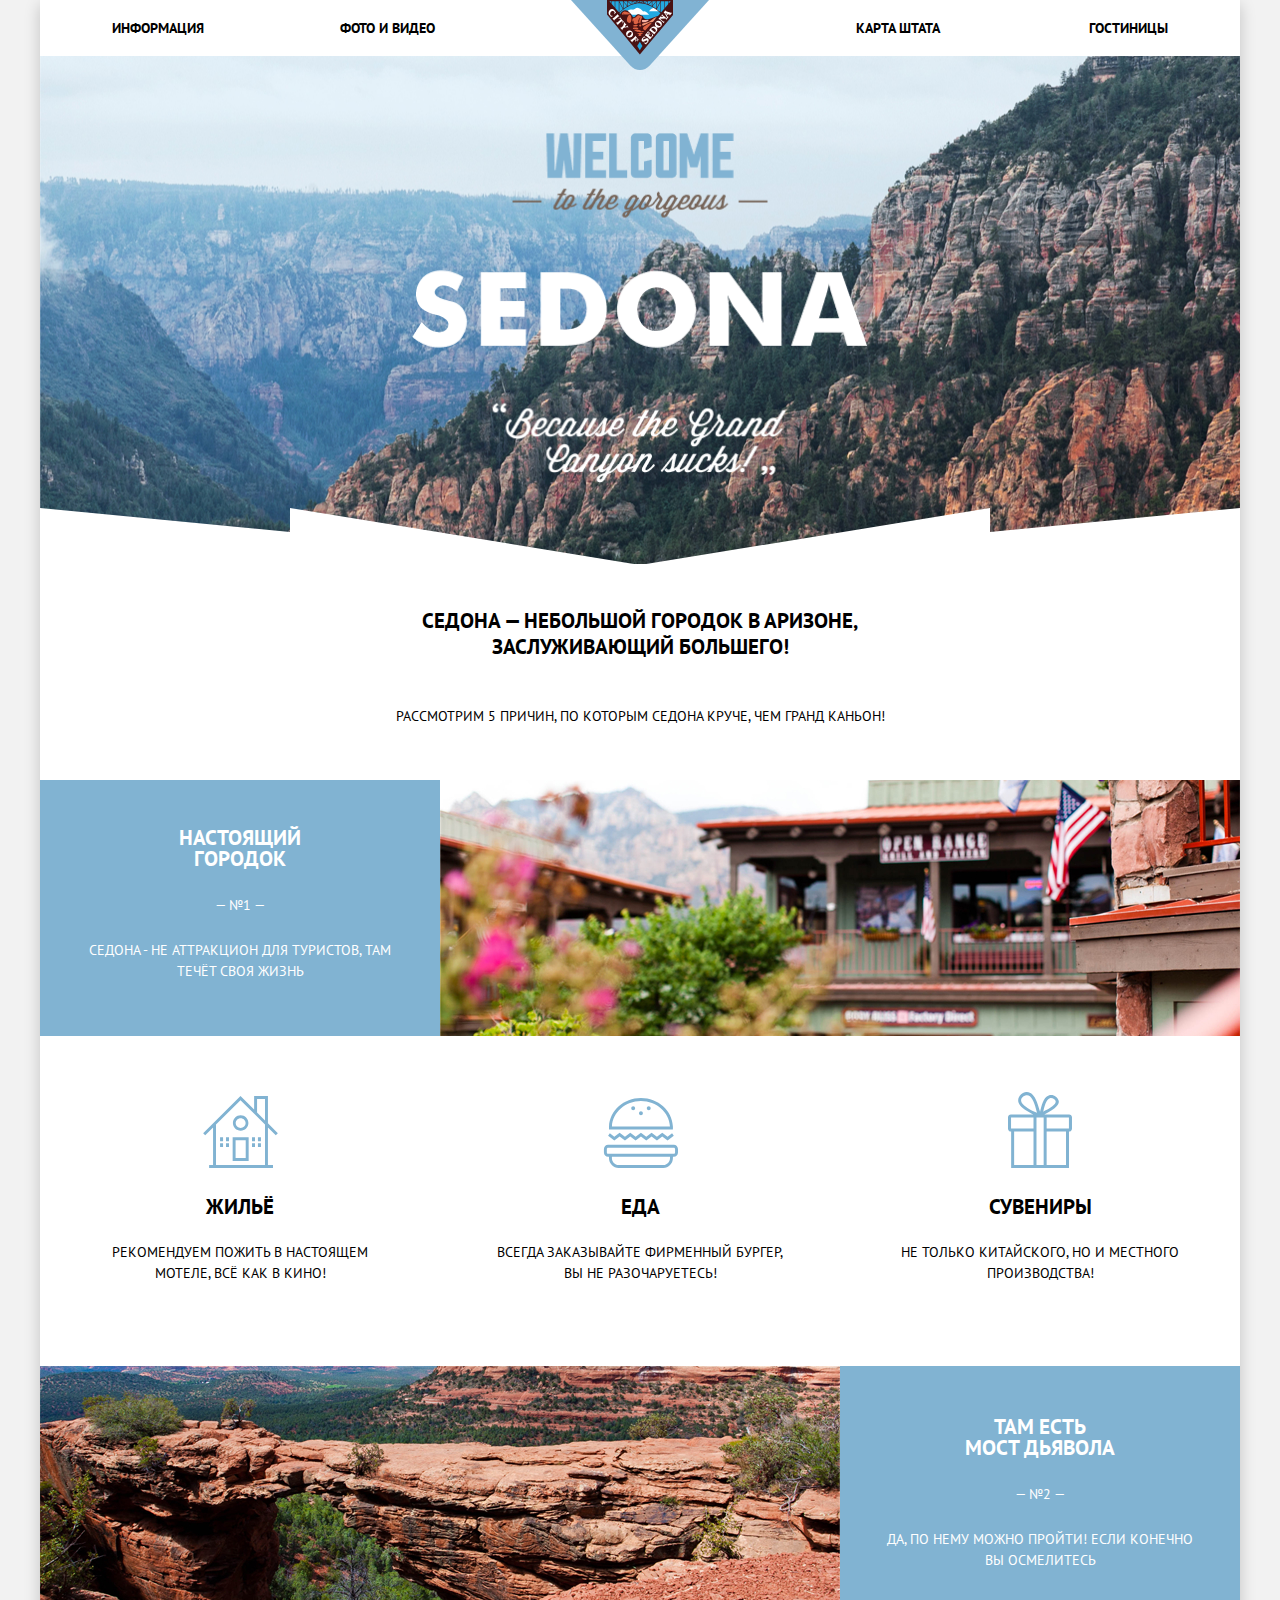
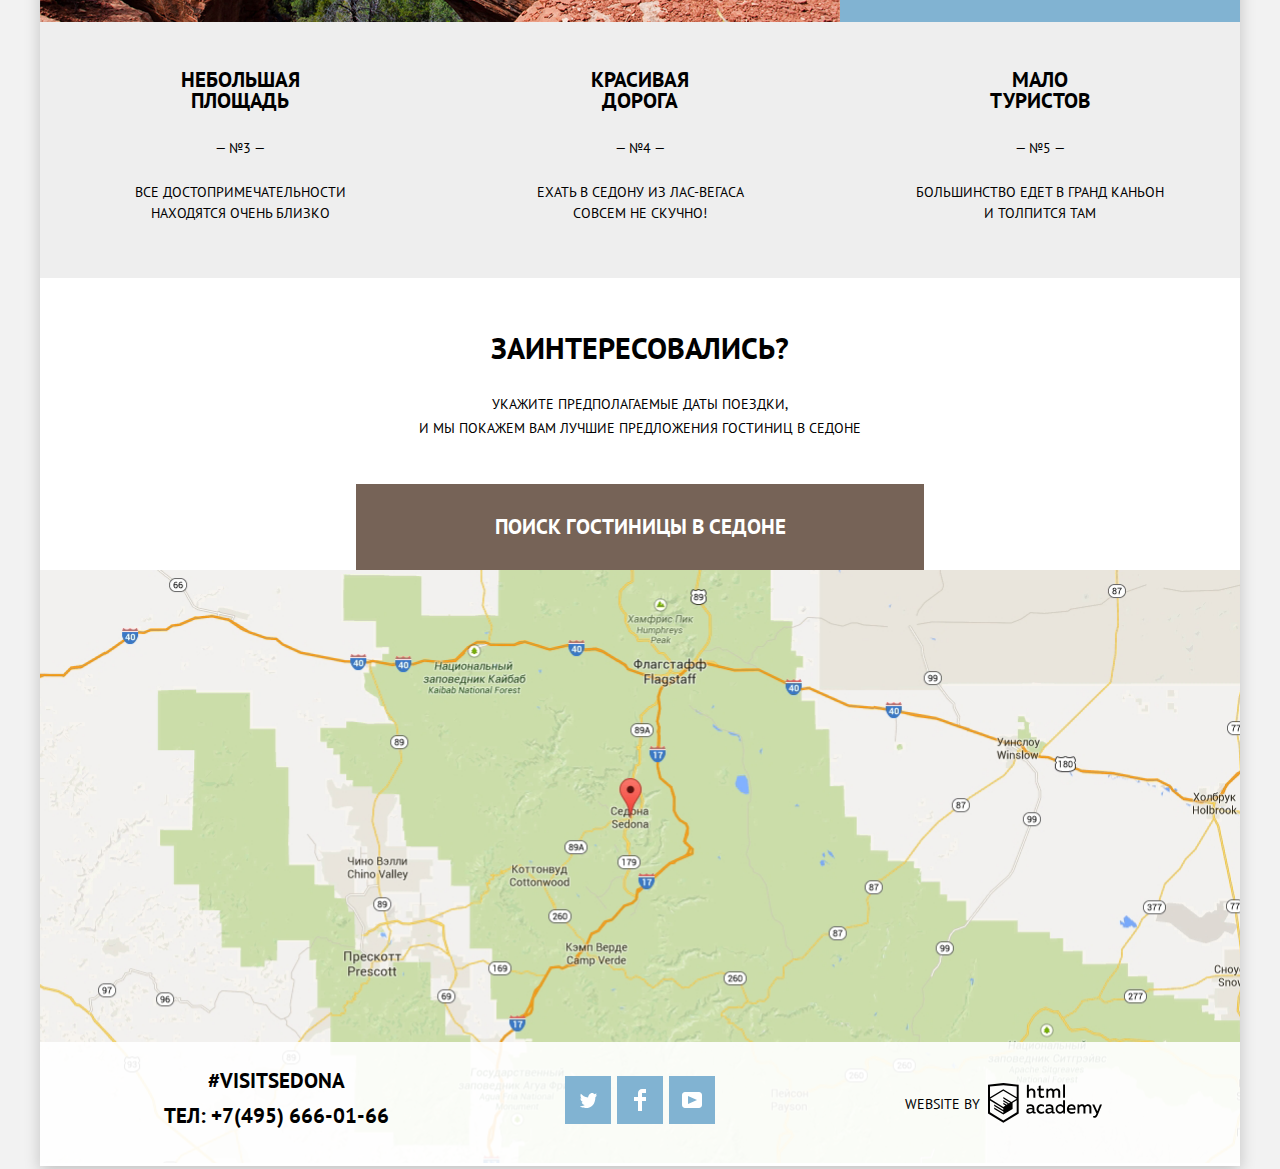
<file: index.html>
<!DOCTYPE html>
<html class="page" lang="ru">
  <head>
    <meta charset="utf-8">
    <title>HTML Academy: Седона</title>
    <link rel="stylesheet" href="https://fonts.googleapis.com/css2?family=PT+Sans:wght@400;700&display=swap">
    <link href="css/normalize.css" rel="stylesheet">
    <link href="css/style.min.css" rel="stylesheet">
  </head>
  <body class="page-body">
    <div class="shadow-wrapper container">
      <header class="main-header">
        <a class="main-header-logo">
          <img src="img/logo.svg" width="138" height="70" alt="Логотип City of Sedona">
        </a>
        <nav class="main-navigation">
          <ul class="site-navigation">
            <li>
              <a href="#">Информация</a>
            </li>
            <li>
              <a href="#">Фото и видео</a>
            </li>
            <li>
              <a href="#">Карта штата</a>
            </li>
            <li>
              <a href="hotels.html">Гостиницы</a>
            </li>
          </ul>
        </nav>
      </header>

      <main class="main">
        <section class="banner">
          <h1 class="visually-hidden">Городок Sedona</h1>
          <img src="img/phrase-banner.png" class="banner-phrase" width="456" height="350" alt="Баннер-приветствие">
        </section>

        <section class="intro-to-features-section">
          <h2 class="intro-slogan">Седона — небольшой городок в Аризоне,<br> заслуживающий большего!</h2>
          <p class="intro-to-features intro-text">Рассмотрим 5 причин, по которым Седона круче, чем гранд каньон!</p>
        </section>

        <section class="features">
          <h2 class="visually-hidden">Преимущества города Седоны</h2>
          <ul class="main-features-list">
            <li class="main-features-item item-with-subfeatures">
              <div class="main-features-item__inner">
                <h3>Настоящий<br>городок</h3>
                <p>
                  <span>— №1 —</span>
                  Седона - не аттракцион для туристов, там течёт своя жизнь</p>
              </div>
              <img src="img/feature-back-1.jpg" class="photo-town-description" width="800" height="256" alt="улицы городка Седона">
              <ul class="sub-feature-list">
                <li class="sub-features-item feature-icon-house">
                  <h3>Жильё</h3>
                  <p>Рекомендуем пожить в настоящем мотеле, всё как в кино!</p>
                </li>
                <li class="sub-features-item feature-icon-burger">
                  <h3>Еда</h3>
                  <p>Всегда заказывайте фирменный бургер, вы не разочаруетесь!</p>
                </li>
                <li class="sub-features-item feature-icon-present">
                  <h3>Сувениры</h3>
                  <p>Не только китайского, но и местного производства!</p>
                </li>
              </ul>
            </li>
            <li class="main-features-item item-single">
              <img src="img/feature-back-2.jpg" class="photo-devil-bridge" width="800" height="256" alt="каменная гора в форме моста">
              <div class="main-features-item__inner">
                <h3>Там есть<br>мост дьявола</h3>
                <p>
                  <span>— №2 —</span>
                  Да, по нему можно пройти! Если конечно вы осмелитесь</p>
              </div>
            </li>
            <li class="main-features-item">
              <h3>Небольшая<br>площадь</h3>
              <span>— №3 —</span>
              <p>Все достопримечательности находятся очень близко</p>
            </li>
            <li class="main-features-item">
              <h3>Красивая<br>дорога</h3>
              <span>— №4 —</span>
              <p>Ехать в седону из лас-вегаса совсем не скучно!</p>
            </li>
            <li class="main-features-item">
              <h3>Мало<br>туристов</h3>
              <span>— №5 —</span>
              <p>Большинство едет в Гранд Каньон и&nbsp;толпится там</p>
            </li>
          </ul>
        </section>

        <section class="search">
          <h2 class="visually-hidden">Поиск гостиницы</h2>
          <span>Заинтересовались?</span>
          <p>Укажите предполагаемые даты поездки, <br>и мы покажем вам лучшие предложения гостиниц в седоне</p>
          <a class="search-open-button" href="#">
            Поиск Гостиницы в Седоне
          </a>
        </section>
        <div class="search-wrapper .wrapper-display-block">
          <form class="search-form" action="https://echo.htmlacademy.ru" method="get">
            <div class="search-form-item arrival">
              <label for="arrival-date">Дата заезда:</label>
              <input class="date-input" id="arrival-date" type="text" name="arrival" placeholder="24 АПРЕЛЯ 2017">
              <button class="calendar-icon" type="button" aria-label="Выбрать дату заезда в календаре">
                <svg width="21" height="23" viewBox="0 0 21 23" fill="currentColor" xmlns="http://www.w3.org/2000/svg">
                  <path clip-rule="evenodd" d="M16.406 3.02498H19.251C20.217 3.02498 21 3.84698 21 4.86198V21.164C21 22.179 20.217 23 19.251 23H1.75C0.784 23 0 22.179 0 21.164V4.86198C0 3.84698 0.784 3.02498 1.75 3.02498H4.593V1.64798C4.593 1.26698 4.887 0.958984 5.25 0.958984C5.612 0.958984 5.906 1.26698 5.906 1.64798V3.02498H9.844V1.64798C9.844 1.26698 10.138 0.958984 10.501 0.958984C10.862 0.958984 11.156 1.26698 11.156 1.64798V3.02498H15.094V1.64798C15.094 1.26698 15.387 0.958984 15.75 0.958984C16.112 0.958984 16.406 1.26698 16.406 1.64798V3.02498ZM19.5646 21.484C19.6466 21.3979 19.691 21.2828 19.688 21.164H19.689V4.86198C19.689 4.60898 19.493 4.40298 19.252 4.40298H16.407V5.78098C16.407 6.16198 16.113 6.46998 15.751 6.46998C15.388 6.46998 15.095 6.16198 15.095 5.78098V4.40298H11.157V5.78098C11.157 6.16198 10.863 6.46998 10.502 6.46998C10.139 6.46998 9.845 6.16198 9.845 5.78098V4.40298H5.907V5.78098C5.907 6.16198 5.613 6.46998 5.251 6.46998C4.888 6.46998 4.594 6.16198 4.594 5.78098V4.40298H1.75C1.50263 4.40953 1.30696 4.61458 1.312 4.86198V21.164C1.30696 21.4114 1.50263 21.6164 1.75 21.623H19.251C19.3698 21.6201 19.4826 21.5701 19.5646 21.484Z"/>
                <path clip-rule="evenodd" d="M4.59399 9.2251H7.21899V11.2911H4.59399V9.2251ZM4.59399 12.6681H7.21899V14.7351H4.59399V12.6681ZM7.21899 16.1121H4.59399V18.1781H7.21899V16.1121ZM9.18799 16.1121H11.813V18.1781H9.18799V16.1121ZM11.813 12.6681H9.18799V14.7351H11.813V12.6681ZM9.18799 9.2251H11.813V11.2911H9.18799V9.2251ZM16.406 16.1121H13.781V18.1781H16.406V16.1121ZM13.781 12.6681H16.406V14.7351H13.781V12.6681ZM16.406 9.2251H13.781V11.2911H16.406V9.2251Z"/>
                </svg>
              </button>
            </div>
            <div class="search-form-item departure">
              <label for="departure-date">Дата выезда:</label>
              <input class="date-input" id="departure-date" type="text" name="departure" placeholder="4 июля 2017">
              <button class="calendar-icon" type="button" aria-label="Выбрать дату выезда в календаре">
                <svg width="21" height="23" viewBox="0 0 21 23" fill="currentColor" xmlns="http://www.w3.org/2000/svg">
                  <path clip-rule="evenodd" d="M16.406 3.02498H19.251C20.217 3.02498 21 3.84698 21 4.86198V21.164C21 22.179 20.217 23 19.251 23H1.75C0.784 23 0 22.179 0 21.164V4.86198C0 3.84698 0.784 3.02498 1.75 3.02498H4.593V1.64798C4.593 1.26698 4.887 0.958984 5.25 0.958984C5.612 0.958984 5.906 1.26698 5.906 1.64798V3.02498H9.844V1.64798C9.844 1.26698 10.138 0.958984 10.501 0.958984C10.862 0.958984 11.156 1.26698 11.156 1.64798V3.02498H15.094V1.64798C15.094 1.26698 15.387 0.958984 15.75 0.958984C16.112 0.958984 16.406 1.26698 16.406 1.64798V3.02498ZM19.5646 21.484C19.6466 21.3979 19.691 21.2828 19.688 21.164H19.689V4.86198C19.689 4.60898 19.493 4.40298 19.252 4.40298H16.407V5.78098C16.407 6.16198 16.113 6.46998 15.751 6.46998C15.388 6.46998 15.095 6.16198 15.095 5.78098V4.40298H11.157V5.78098C11.157 6.16198 10.863 6.46998 10.502 6.46998C10.139 6.46998 9.845 6.16198 9.845 5.78098V4.40298H5.907V5.78098C5.907 6.16198 5.613 6.46998 5.251 6.46998C4.888 6.46998 4.594 6.16198 4.594 5.78098V4.40298H1.75C1.50263 4.40953 1.30696 4.61458 1.312 4.86198V21.164C1.30696 21.4114 1.50263 21.6164 1.75 21.623H19.251C19.3698 21.6201 19.4826 21.5701 19.5646 21.484Z"/>
                <path clip-rule="evenodd" d="M4.59399 9.2251H7.21899V11.2911H4.59399V9.2251ZM4.59399 12.6681H7.21899V14.7351H4.59399V12.6681ZM7.21899 16.1121H4.59399V18.1781H7.21899V16.1121ZM9.18799 16.1121H11.813V18.1781H9.18799V16.1121ZM11.813 12.6681H9.18799V14.7351H11.813V12.6681ZM9.18799 9.2251H11.813V11.2911H9.18799V9.2251ZM16.406 16.1121H13.781V18.1781H16.406V16.1121ZM13.781 12.6681H16.406V14.7351H13.781V12.6681ZM16.406 9.2251H13.781V11.2911H16.406V9.2251Z"/>
                </svg>
              </button>
            </div>

            <div class="search-form-item">
              <p class="adult-amount">
                <label for="guests-adult">Взрослые:</label>
                <button class="amount-button button-minus" type="button" aria-label="Уменьшить количество взрослых гостей на единицу">
                  <svg width="12" height="3" viewBox="0 0 12 3" fill="currentColor" xmlns="http://www.w3.org/2000/svg">
                    <rect width="12" height="3" fill=""/>
                  </svg>
                </button>
                <input class="amount-input" id="guests-adult" type="text" name="guests-adult" placeholder="2">
                <button class="amount-button button-plus" type="button" aria-label="Увеличить количество взрослых гостей на единицу">
                  <svg width="11" height="11" viewBox="0 0 11 11" fill="currentColor" xmlns="http://www.w3.org/2000/svg">
                    <path clip-rule="evenodd" d="M4.23086 6.76932V11H6.76932V6.76932H11V4.23086H6.76932V0H4.23085V4.23086H0V6.76932H4.23086Z"/>
                  </svg>
                </button>
              </p>
              <p class="children-amount">
                <label for="guests-children">Дети:</label>
                <button class="amount-button button-minus" type="button" aria-label="Уменьшить количество детей-гостей на единицу">
                  <svg width="12" height="3" viewBox="0 0 12 3" fill="currentColor" xmlns="http://www.w3.org/2000/svg">
                    <rect width="12" height="3" fill=""/>
                  </svg>
                </button>
                <input class="amount-input" id="guests-children" type="text" name="guests-children" placeholder="0">
                <button class="amount-button button-plus" type="button" aria-label="Увеличить количество детей-гостей на единицу">
                  <svg width="11" height="11" viewBox="0 0 11 11" fill="currentColor" xmlns="http://www.w3.org/2000/svg">
                    <path clip-rule="evenodd" d="M4.23086 6.76932V11H6.76932V6.76932H11V4.23086H6.76932V0H4.23085V4.23086H0V6.76932H4.23086Z"/>
                  </svg>
                </button>
              </p>
            </div>
            <button class="button button-find" aria-label="Найти варинаты гостиницы, соответствующие заданным критериям">
              Найти
            </button>
          </form>
        </div>
        <section class="search-map">
          <iframe src="https://www.google.com/maps/embed?pb=!1m18!1m12!1m3!1d52385.180505982506!2d-111.8301580302629!3d34.854373381022825!2m3!1f0!2f0!3f0!3m2!1i1024!2i768!4f13.1!3m3!1m2!1s0x872da132f942b00d%3A0x5548c523fa6c8efd!2z0KHQtdC00L7QvdCwLCDQkNGA0LjQt9C-0L3QsCA4NjMzNiwg0KHQqNCQ!5e0!3m2!1sru!2sru!4v1604655554065!5m2!1sru!2sru" width="1200" height="593" style="border:0;" allowfullscreen="" aria-hidden="false" tabindex="0">
          </iframe>
        </section>
      </main>

      <footer class="main-footer">
        <h2 class="visually-hidden">Контактная информация</h2>
        <div class="footer-contacts">
          <p>#VISITSEDONA<p>
          <p>ТЕЛ: <a class="footer-phone" href="tel:+74956660166">+7(495) 666-01-66</a></p>
        </div>
        <ul class="footer-social">
          <li>
            <a class="social-button" href="#">
              <span class="visually-hidden">Twitter</span>
              <svg aria-hidden="true" focusable="false" width="17" height="17" viewBox="0 0 17 17" fill="currentColor" xmlns="http://www.w3.org/2000/svg">
                <path d="M10.95 1.14409C12.635 0.648089 13.934 1.41409 14.527 2.32309C15.2 2.09209 15.858 1.84209 16.538 1.61509C16.5249 2.30145 16.2117 2.94761 15.681 3.38309C16.366 3.55309 16.985 2.89209 16.985 2.89209C16.816 3.89209 15.979 4.68009 15.422 4.91609C15.191 11.6661 12.247 16.1331 5.34498 15.9981H4.89898C4.48898 15.9981 0.734977 15.5381 0.000976562 14.1111C2.27198 14.3071 3.89398 13.6891 4.69398 12.9341C3.73398 12.6341 2.01498 12.4571 1.71498 9.98409C2.06398 10.0901 2.27898 10.2121 2.90498 10.1031C1.70498 9.24709 0.373977 8.53009 0.447977 6.33009C0.732977 6.65809 1.51498 6.86609 1.78798 6.80209C1.08498 6.56109 -0.182023 3.44209 0.893977 1.85009C2.71198 3.70409 4.62898 5.45609 8.04598 5.62309C8.25398 3.33009 9.18298 1.79309 10.95 1.14409Z" fill=""/>
              </svg>
            </a>
          </li>
          <li>
            <a class="social-button" href="#">
              <span class="visually-hidden">Facebook</span>
              <svg aria-hidden="true" focusable="false" width="12" height="22" viewBox="0 0 12 22" fill="currentColor" xmlns="http://www.w3.org/2000/svg">
                <path d="M12 4V0H8C5.79086 0 4 1.79086 4 4V8H0V12H4V22H8V12H12V8H8V4H12Z" fill=""/>
              </svg>
            </a>
          </li>
          <li>
            <a class="social-button" href="#">
              <span class="visually-hidden">Youtube</span>
              <svg aria-hidden="true" focusable="false" width="20" height="16" viewBox="0 0 20 16" fill="currentColor" xmlns="http://www.w3.org/2000/svg">
                <path fill-rule="evenodd" clip-rule="evenodd" d="M3 0H17C18.65 0 20 1.35 20 3V13C20 14.65 18.65 16 17 16H3C1.35 16 0 14.65 0 13V3C0 1.35 1.35 0 3 0ZM6.027 4.002V11.998L15.014 8L6.027 4.002Z" fill=""/>
              </svg>
            </a>
          </li>
        </ul>
        <div class="footer-copyright">
          <a class="copyright-button" href="https://htmlacademy.ru/intensive/htmlcss">
            <span class="visually-hidden">Разработано: HTML Academy</span>
            <p>Website by</p>
            <svg width="115" height="41" viewBox="0 0 115 41" fill="currentColor" xmlns="http://www.w3.org/2000/svg">
              <path fill-rule="evenodd" clip-rule="evenodd" d="M15.5197 1.05737H15.3509L0 2.71895V31.4945L15.3509 40.8382L30.7018 31.4945V2.71895L15.5197 1.05737ZM77.0183 2.62185H75.0876V15.7311H77.0183V2.62185ZM40.8619 2.63264V7.76843C41.6131 6.9864 42.6386 6.5436 43.7105 6.53843C44.6823 6.47908 45.6329 6.84495 46.3253 7.54479C47.0177 8.24462 47.3866 9.21244 47.3399 10.2068V15.7634H45.367V10.4658C45.4231 9.94897 45.2754 9.43059 44.9566 9.02553C44.6377 8.62047 44.174 8.36218 43.6683 8.3079H43.3518C42.3456 8.36979 41.4321 8.9295 40.9041 9.80764V15.7634H38.8995V2.63264H40.8619ZM77.0183 31.4837H75.2775V30.0595C74.4828 31.1353 73.23 31.7538 71.9119 31.7211C69.4751 31.5528 67.5825 29.4822 67.5825 26.9845C67.5825 24.4867 69.4751 22.4162 71.9119 22.2479C73.1195 22.2052 74.2818 22.7203 75.0771 23.6505V18.3205H77.0183V31.4837ZM47.0656 30.0595C47.263 30.0515 47.4583 30.0152 47.6459 29.9516V31.3866C47.2482 31.5404 46.826 31.6172 46.4009 31.6132C45.6482 31.6769 44.9394 31.2429 44.639 30.5342C43.7036 31.31 42.5302 31.7227 41.3261 31.6995C39.733 31.6995 38.256 30.804 38.256 28.9482C38.256 26.65 40.3661 25.9379 42.1702 25.9379C42.9402 25.9505 43.707 26.0408 44.4596 26.2076V25.884C44.4596 24.805 43.6578 23.9742 42.1491 23.9742C41.0585 23.9764 39.9804 24.2116 38.9839 24.6647V22.8305C40.0678 22.451 41.204 22.2506 42.3495 22.2371C44.8394 22.2371 46.3693 23.4455 46.3693 26.1753V29.4121C46.3546 29.5668 46.401 29.721 46.4981 29.8406C46.5951 29.9601 46.7349 30.035 46.8862 30.0487H47.0656V30.0595ZM40.2711 28.8403C40.298 29.229 40.4761 29.5905 40.7655 29.844C41.055 30.0974 41.4317 30.2217 41.8115 30.189H41.9275C42.8819 30.1906 43.7973 29.8022 44.4702 29.11V27.5779C43.842 27.4414 43.2026 27.3655 42.5605 27.3513C41.5055 27.3513 40.2817 27.7074 40.2817 28.8403H40.2711ZM56.0229 22.9384C55.1962 22.4632 54.2596 22.2246 53.3115 22.2479H52.9422C51.7332 22.2873 50.5891 22.8166 49.7619 23.7192C48.9347 24.6218 48.4923 25.8236 48.5321 27.06V27.5024C48.6957 30.0004 50.805 31.8921 53.2482 31.7318C54.2519 31.7555 55.2477 31.5452 56.1601 31.1168V29.2718C55.3769 29.7215 54.4945 29.9591 53.5963 29.9624C52.5199 30.0288 51.4963 29.4793 50.9385 28.5356C50.3806 27.5918 50.3806 26.4095 50.9385 25.4658C51.4963 24.522 52.5199 23.9725 53.5963 24.039C54.461 24.0357 55.3066 24.2989 56.0229 24.7942V22.9384ZM66.1514 30.0595C66.3488 30.0515 66.5441 30.0152 66.7317 29.9516V31.3866C66.334 31.5404 65.9118 31.6172 65.4867 31.6132C64.734 31.6769 64.0252 31.2429 63.7248 30.5342C62.7894 31.31 61.616 31.7227 60.4119 31.6995C58.8188 31.6995 57.3417 30.804 57.3417 28.9482C57.3417 26.65 59.4518 25.9379 61.256 25.9379C62.0259 25.9505 62.7928 26.0408 63.5454 26.2076V25.884C63.5454 24.805 62.7436 23.9742 61.2349 23.9742C60.1443 23.9764 59.0662 24.2116 58.0697 24.6647V22.8305C59.1536 22.451 60.2897 22.2506 61.4353 22.2371C63.9252 22.2371 65.455 23.4455 65.455 26.1753V29.4121C65.4404 29.5668 65.4868 29.721 65.5838 29.8406C65.6809 29.9601 65.8207 30.035 65.972 30.0487H66.1514V30.0595ZM59.855 29.8481C59.5632 29.5943 59.3837 29.2311 59.3569 28.8403H59.378C59.378 27.7074 60.5385 27.3513 61.6569 27.3513C62.299 27.3655 62.9383 27.4414 63.5665 27.5779V29.11C62.8937 29.8022 61.9782 30.1906 61.0239 30.189H60.9078C60.5263 30.2247 60.1469 30.1019 59.855 29.8481ZM69.3271 26.9305C69.3271 25.2859 70.6308 23.9526 72.239 23.9526L72.2601 24.0066C73.4742 24.0066 74.5742 24.7382 75.0665 25.8732V28.0311C74.5856 29.1871 73.4673 29.9296 72.239 29.9084C70.6308 29.9084 69.3271 28.5752 69.3271 26.9305ZM83.3486 22.2479C86.8408 22.2479 88.0541 25.1395 87.4844 27.7397H80.922C81.1436 29.3582 82.6839 30.0163 84.2876 30.0163C85.2509 30.0196 86.2027 29.8021 87.0729 29.3797V31.1061C86.0736 31.5421 84.9939 31.7519 83.9078 31.7211C81.2385 31.7211 78.8963 30.189 78.8963 26.9521C78.8362 25.7502 79.2482 24.5736 80.0408 23.6841C80.8334 22.7945 81.9408 22.2658 83.1165 22.2155H83.3486V22.2479ZM80.8693 26.1753C80.9704 24.8237 82.1216 23.8104 83.4436 23.9095H83.4858C84.1064 23.8531 84.7196 24.08 85.1612 24.5295C85.6028 24.979 85.8275 25.6051 85.7752 26.24H80.8693V26.1753ZM89.489 31.4621V22.4961H91.2298V23.575C91.9777 22.7197 93.041 22.2229 94.1628 22.2047C95.2951 22.1328 96.3712 22.7163 96.9482 23.7153C97.7407 22.8335 98.8477 22.3161 100.018 22.2803C100.952 22.2327 101.859 22.6011 102.507 23.2901C103.154 23.9792 103.478 24.9213 103.394 25.8732V31.4837H101.39V25.9271C101.437 25.4734 101.306 25.0191 101.024 24.6647C100.743 24.3104 100.336 24.0852 99.8917 24.039H99.6174C98.7512 24.0941 97.9525 24.536 97.4335 25.2474V31.4837H95.4289V25.9271C95.4728 25.47 95.3357 25.0139 95.0481 24.6611C94.7606 24.3082 94.3467 24.088 93.8991 24.0497H93.6881C92.7466 24.1344 91.8915 24.6449 91.3564 25.4416V31.5161H89.5312L89.489 31.4621ZM113.977 22.4745H111.972L109.324 29.2718L106.306 22.4853H104.196L108.417 31.5484L108.237 32.0016C107.72 33.3611 107.003 34.0516 106.053 34.0516C105.75 34.0548 105.447 34.0112 105.156 33.9221V35.6161C105.536 35.7125 105.926 35.7632 106.317 35.7671C107.646 35.7671 108.902 35.0226 109.851 32.6813L113.977 22.4745ZM52.689 6.78658V3.54974L50.7266 4.01369V6.73264H49.144V8.49132H50.7899V12.9905C50.7231 13.817 51.0244 14.6301 51.61 15.2038C52.1955 15.7775 53.0028 16.0505 53.8073 15.9468C54.5996 15.9535 55.3875 15.8259 56.139 15.5692V13.8429C55.5727 14.0781 54.9672 14.199 54.356 14.199C53.2165 14.199 52.689 13.8105 52.689 12.6237V8.5129H55.8541V6.78658H52.689ZM58.3862 15.7526V6.75421H60.1376V7.83316C60.8811 6.97655 61.9403 6.476 63.0601 6.45211C64.1624 6.38099 65.2146 6.93142 65.8032 7.88711C66.5958 7.00534 67.7028 6.48794 68.8734 6.45211C69.8138 6.41462 70.7233 6.79859 71.364 7.50353C72.0046 8.20846 72.3126 9.16418 72.2073 10.1205V15.7418H70.2028V10.1853C70.2499 9.73151 70.1184 9.27721 69.8373 8.92287C69.5561 8.56853 69.1485 8.34334 68.7046 8.29711H68.4619C67.5957 8.35228 66.797 8.7942 66.278 9.50553V15.7418H64.2734V10.1853C64.3206 9.73151 64.1891 9.27721 63.9079 8.92287C63.6268 8.56853 63.2191 8.34334 62.7752 8.29711H62.5326C61.5911 8.38181 60.736 8.89229 60.2009 9.68895V15.7634H58.3862V15.7526ZM28.6972 30.3033L28.7078 30.2968L28.6972 30.3184V30.3033ZM28.6972 18.3205V30.3033L15.3509 38.4321L2.00459 30.3184V18.5147L15.2876 26.6068V28.0311L6.18257 22.5284V23.9418L15.3404 29.5632V31.0629L6.19312 25.4955V26.9521L15.3509 32.5734L24.5826 26.9197V20.8129L28.6972 18.3205ZM28.7078 16.7776L25.0362 18.9355L23.3482 20.0145L15.3087 15.0837V16.4971L22.156 20.7266L22.0083 20.8237L20.9532 21.4063L15.2876 17.9537V19.3995L19.761 22.1184L18.706 22.8413L15.3298 20.7913V22.2047L17.5454 23.5426L15.2982 24.9021L2.11009 16.864L15.3087 8.72869L28.7078 16.7776ZM15.2876 7.27211L28.7078 15.3534V4.56395L15.3615 3.12895L2.01514 4.56395V15.3534L15.2876 7.27211Z" fill=""/>
            </svg>
          </a>
        </div>
      </footer>
    </div>
    <script src="js/script.min.js"></script>
  </body>
</html>
</file>
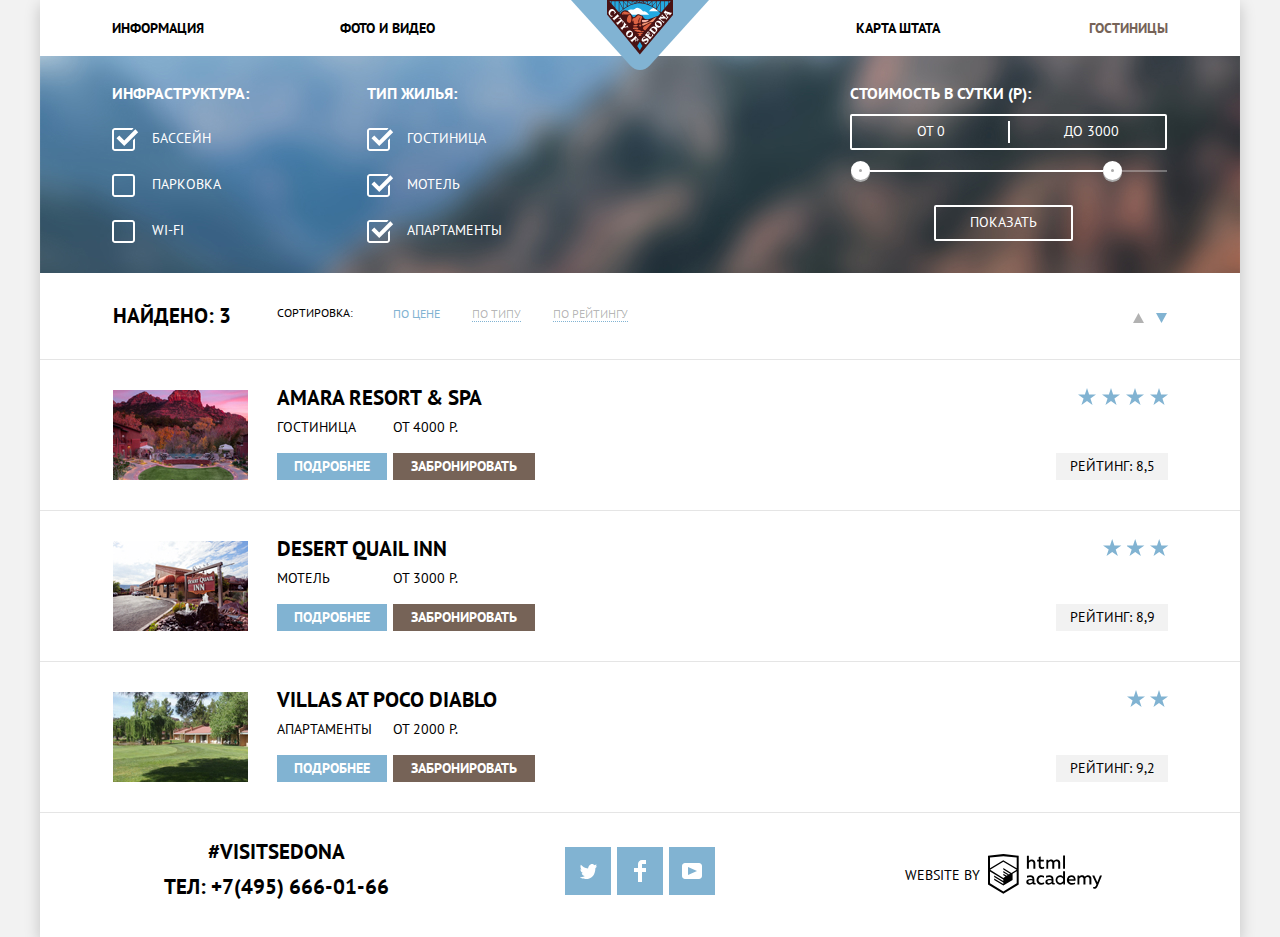
<file: hotels.html>
<!DOCTYPE html>
<html class="page" lang="ru">
  <head>
    <meta charset="utf-8">
    <title>HTML Academy: гостиницы Седоны</title>
    <link rel="stylesheet" href="https://fonts.googleapis.com/css2?family=PT+Sans:wght@400;700&display=swap">
    <link href="css/normalize.css" rel="stylesheet">
    <link href="css/style.min.css" rel="stylesheet">
  </head>
  <body class="page-body inner-page">
    <div class="shadow-wrapper container">
      <header class="main-header">
        <a href="index.html" class="main-header-logo">
          <img src="img/logo.svg" width="138" height="70" alt="Логотип City of Sedona">
        </a>
        <nav class="main-navigation">
          <ul class="site-navigation">
            <li>
              <a href="#">Информация</a>
            </li>
            <li>
              <a href="#">Фото и видео</a>
            </li>
            <li>
              <a href="#">Карта штата</a>
            </li>
            <li>
              <a class="active">Гостиницы</a>
            </li>
          </ul>
        </nav>
      </header>

      <main class="page-catalog">
        <section class="filters">
          <h2 class="visually-hidden">Параметры поиска гостиницы</h2>
          <form class="filter" method="get" action="https://echo.htmlacademy.ru">
            <fieldset>
              <legend>Инфраструктура:</legend>
              <ul>
                <li class="filter-option filter-checkbox">
                  <input class="visually-hidden filter-input-checkbox" type="checkbox" name="waterpool" id="waterpool" checked>
                  <label for="waterpool">Бассейн</label>
                </li>
                <li class="filter-option filter-checkbox">
                  <input class="visually-hidden filter-input-checkbox" type="checkbox" name="parking" id="parking">
                  <label for="parking">Парковка</label>
                </li>
                <li class="filter-option filter-checkbox">
                  <input class="visually-hidden filter-input-checkbox" type="checkbox" name="wi-fi" id="wi-fi">
                  <label for="wi-fi">wi-fi</label>
                </li>
              </ul>
            </fieldset>
            <fieldset>
              <legend class="category">Тип жилья:</legend>
              <ul>
                <li class="filter-option filter-checkbox">
                  <input class="visually-hidden filter-input-checkbox" type="checkbox" name="hotel" id="hotel" checked>
                  <label for="hotel">Гостиница</label>
                </li>
                <li class="filter-option filter-checkbox">
                  <input class="visually-hidden filter-input-checkbox" type="checkbox" name="motel" id="motel" checked>
                  <label for="motel">Мотель</label>
                </li>
                <li class="filter-option filter-checkbox">
                  <input class="visually-hidden filter-input-checkbox" type="checkbox" name="apartments" id="apartments" checked>
                  <label for="apartments">Апартаменты</label>
                </li>
              </ul>
            </fieldset>
            <fieldset class="filter-item">
              <legend>Стоимость в сутки (Р):</legend>
              <div class="range-filter">
                <div class="price-controls">
                  <label class="min-price">
                    от <input type="number" name="min-price" value="0">
                  </label>
                  <label class="max-price">
                    до <input type="number" name="max-price" value="3000">
                  </label>
                </div>
                <div class="range-controls">
                  <div class="scale">
                    <div class="bar"></div>
                  </div>
                  <button type="button" class="toggle toggle-min" aria-label="Установить нижнюю границу ценового диапазона поиска гостиницы"></button>
                  <button type="button" class="toggle toggle-max" aria-label="Установить верхнюю границу ценового диапазона поиска гостиницы"></button>
                </div>
                <button type="submit" class="filter-button button" aria-label="Показать результаты поиска в соответствие с заданными критериями">Показать</button>
              </div>
            </fieldset>
          </form>
        </section>
        <section class="sort-block">
          <h2 class="visually-hidden">Параметры сортировки результатов поиска</h2>
          <span class="search-result-amount">Найдено: 3</span>
          <span>Сортировка:</span>
          <ul class="sort">
            <li>
              <a class="active" href="#">По цене</a>
            </li>
            <li>
              <a href="#">По типу</a>
            </li>
            <li>
              <a href="#">По рейтингу</a>
            </li>
          </ul>
          <ul class="sort-by-order">
            <li>
              <a href="#">
                <span class="visually-hidden">Сортировка по возрастанию</span>
                <svg width="11" height="10" viewBox="0 0 11 10" fill="currentColor" xmlns="http://www.w3.org/2000/svg">
                  <path d="M5.5 0L11 10L0 10" />
                </svg>
              </a>
            </li>
            <li>
              <a class="active-arrow" href="#">
                <span class="visually-hidden">Сортировка по убыванию</span>
                <svg width="11" height="10" viewBox="0 0 11 10" fill="currentColor" xmlns="http://www.w3.org/2000/svg">
                  <path d="M5.5 10L0 0H11" />
                </svg>
              </a>
            </li>
          </ul>
        </section>
        <section class="catalog">
          <h2 class="visually-hidden">Результаты поиска гостиницы</h2>
          <ul class="catalog-list">
            <li class="catalog-item">
              <img src="img/inner-page-amara.jpg" width="135" height="90" alt="Здание Amara resort & SPA">
              <div class="item-info">
                <h3 class="hotel-name"><a href="">Amara resort & SPA</a></h3>
                <span class="catalog-category">Гостиница</span>
                <span class="catalog-price">от 4000 Р.</span>
                <a class="item-info-detail" href="#">Подробнее</a>
                <a class="item-booking" href="#">Забронировать</a>
              </div>
              <div class="rating star-four">
                <span>Рейтинг: 8,5</span>
              </div>
            </li>
            <li class="catalog-item">
              <img src="img/inner-page-quail-inn.jpg" width="135" height="90" alt="Здание Desert Quail Inn">
              <div class="item-info">
                <h3 class="hotel-name">Desert Quail Inn</h3>
                <span class="catalog-category">Мотель</span>
                <span class="catalog-price">от 3000 Р.</span>
                <a class="item-info-detail" href="#">Подробнее</a>
                <a class="item-booking" href="#">Забронировать</a>
              </div>
              <div class="rating star-three">
                <span>Рейтинг: 8,9</span>
              </div>
            </li>
            <li class="catalog-item">
              <img src="img/inner-page-villas.jpg" width="135" height="90" alt="Здание Villas at Poco Diablo">
              <div class="item-info">
                <h3 class="hotel-name">Villas at Poco Diablo</h3>
                <span class="catalog-category">Апартаменты</span>
                <span class="catalog-price">от 2000 Р.</span>
                <a class="item-info-detail" href="#">Подробнее</a>
                <a class="item-booking" href="#">Забронировать</a>
              </div>
              <div class="rating star-two">
                <span>Рейтинг: 9,2</span>
              </div>
            </li>
          </ul>
        </section>
      </main>

      <footer class="main-footer inner-footer">
        <h2 class="visually-hidden">Контактная информация</h2>
        <div class="footer-contacts">
          <p>#VISITSEDONA<p>
          <p>ТЕЛ: <a class="footer-phone" href="tel:+74956660166">+7(495) 666-01-66</a></p>
        </div>
        <ul class="footer-social">
          <li>
            <a class="social-button" href="#">
              <span class="visually-hidden">Twitter</span>
              <svg aria-hidden="true" focusable="false" width="17" height="17" viewBox="0 0 17 17" fill="currentColor" xmlns="http://www.w3.org/2000/svg">
                <path d="M10.95 1.14409C12.635 0.648089 13.934 1.41409 14.527 2.32309C15.2 2.09209 15.858 1.84209 16.538 1.61509C16.5249 2.30145 16.2117 2.94761 15.681 3.38309C16.366 3.55309 16.985 2.89209 16.985 2.89209C16.816 3.89209 15.979 4.68009 15.422 4.91609C15.191 11.6661 12.247 16.1331 5.34498 15.9981H4.89898C4.48898 15.9981 0.734977 15.5381 0.000976562 14.1111C2.27198 14.3071 3.89398 13.6891 4.69398 12.9341C3.73398 12.6341 2.01498 12.4571 1.71498 9.98409C2.06398 10.0901 2.27898 10.2121 2.90498 10.1031C1.70498 9.24709 0.373977 8.53009 0.447977 6.33009C0.732977 6.65809 1.51498 6.86609 1.78798 6.80209C1.08498 6.56109 -0.182023 3.44209 0.893977 1.85009C2.71198 3.70409 4.62898 5.45609 8.04598 5.62309C8.25398 3.33009 9.18298 1.79309 10.95 1.14409Z" fill=""/>
              </svg>
            </a>
          </li>
          <li>
            <a class="social-button" href="#">
              <span class="visually-hidden">Facebook</span>
              <svg aria-hidden="true" focusable="false" width="12" height="22" viewBox="0 0 12 22" fill="currentColor" xmlns="http://www.w3.org/2000/svg">
                <path d="M12 4V0H8C5.79086 0 4 1.79086 4 4V8H0V12H4V22H8V12H12V8H8V4H12Z" fill=""/>
              </svg>
            </a>
          </li>
          <li>
            <a class="social-button" href="#">
              <span class="visually-hidden">Youtube</span>
              <svg aria-hidden="true" focusable="false" width="20" height="16" viewBox="0 0 20 16" fill="currentColor" xmlns="http://www.w3.org/2000/svg">
                <path fill-rule="evenodd" clip-rule="evenodd" d="M3 0H17C18.65 0 20 1.35 20 3V13C20 14.65 18.65 16 17 16H3C1.35 16 0 14.65 0 13V3C0 1.35 1.35 0 3 0ZM6.027 4.002V11.998L15.014 8L6.027 4.002Z" fill=""/>
              </svg>
            </a>
          </li>
        </ul>
        <div class="footer-copyright">
          <a class="copyright-button" href="https://htmlacademy.ru/intensive/htmlcss">
            <span class="visually-hidden">Разработано: HTML Academy</span>
            <p>Website by</p>
            <svg width="115" height="41" viewBox="0 0 115 41" fill="currentColor" xmlns="http://www.w3.org/2000/svg">
              <path fill-rule="evenodd" clip-rule="evenodd" d="M15.5197 1.05737H15.3509L0 2.71895V31.4945L15.3509 40.8382L30.7018 31.4945V2.71895L15.5197 1.05737ZM77.0183 2.62185H75.0876V15.7311H77.0183V2.62185ZM40.8619 2.63264V7.76843C41.6131 6.9864 42.6386 6.5436 43.7105 6.53843C44.6823 6.47908 45.6329 6.84495 46.3253 7.54479C47.0177 8.24462 47.3866 9.21244 47.3399 10.2068V15.7634H45.367V10.4658C45.4231 9.94897 45.2754 9.43059 44.9566 9.02553C44.6377 8.62047 44.174 8.36218 43.6683 8.3079H43.3518C42.3456 8.36979 41.4321 8.9295 40.9041 9.80764V15.7634H38.8995V2.63264H40.8619ZM77.0183 31.4837H75.2775V30.0595C74.4828 31.1353 73.23 31.7538 71.9119 31.7211C69.4751 31.5528 67.5825 29.4822 67.5825 26.9845C67.5825 24.4867 69.4751 22.4162 71.9119 22.2479C73.1195 22.2052 74.2818 22.7203 75.0771 23.6505V18.3205H77.0183V31.4837ZM47.0656 30.0595C47.263 30.0515 47.4583 30.0152 47.6459 29.9516V31.3866C47.2482 31.5404 46.826 31.6172 46.4009 31.6132C45.6482 31.6769 44.9394 31.2429 44.639 30.5342C43.7036 31.31 42.5302 31.7227 41.3261 31.6995C39.733 31.6995 38.256 30.804 38.256 28.9482C38.256 26.65 40.3661 25.9379 42.1702 25.9379C42.9402 25.9505 43.707 26.0408 44.4596 26.2076V25.884C44.4596 24.805 43.6578 23.9742 42.1491 23.9742C41.0585 23.9764 39.9804 24.2116 38.9839 24.6647V22.8305C40.0678 22.451 41.204 22.2506 42.3495 22.2371C44.8394 22.2371 46.3693 23.4455 46.3693 26.1753V29.4121C46.3546 29.5668 46.401 29.721 46.4981 29.8406C46.5951 29.9601 46.7349 30.035 46.8862 30.0487H47.0656V30.0595ZM40.2711 28.8403C40.298 29.229 40.4761 29.5905 40.7655 29.844C41.055 30.0974 41.4317 30.2217 41.8115 30.189H41.9275C42.8819 30.1906 43.7973 29.8022 44.4702 29.11V27.5779C43.842 27.4414 43.2026 27.3655 42.5605 27.3513C41.5055 27.3513 40.2817 27.7074 40.2817 28.8403H40.2711ZM56.0229 22.9384C55.1962 22.4632 54.2596 22.2246 53.3115 22.2479H52.9422C51.7332 22.2873 50.5891 22.8166 49.7619 23.7192C48.9347 24.6218 48.4923 25.8236 48.5321 27.06V27.5024C48.6957 30.0004 50.805 31.8921 53.2482 31.7318C54.2519 31.7555 55.2477 31.5452 56.1601 31.1168V29.2718C55.3769 29.7215 54.4945 29.9591 53.5963 29.9624C52.5199 30.0288 51.4963 29.4793 50.9385 28.5356C50.3806 27.5918 50.3806 26.4095 50.9385 25.4658C51.4963 24.522 52.5199 23.9725 53.5963 24.039C54.461 24.0357 55.3066 24.2989 56.0229 24.7942V22.9384ZM66.1514 30.0595C66.3488 30.0515 66.5441 30.0152 66.7317 29.9516V31.3866C66.334 31.5404 65.9118 31.6172 65.4867 31.6132C64.734 31.6769 64.0252 31.2429 63.7248 30.5342C62.7894 31.31 61.616 31.7227 60.4119 31.6995C58.8188 31.6995 57.3417 30.804 57.3417 28.9482C57.3417 26.65 59.4518 25.9379 61.256 25.9379C62.0259 25.9505 62.7928 26.0408 63.5454 26.2076V25.884C63.5454 24.805 62.7436 23.9742 61.2349 23.9742C60.1443 23.9764 59.0662 24.2116 58.0697 24.6647V22.8305C59.1536 22.451 60.2897 22.2506 61.4353 22.2371C63.9252 22.2371 65.455 23.4455 65.455 26.1753V29.4121C65.4404 29.5668 65.4868 29.721 65.5838 29.8406C65.6809 29.9601 65.8207 30.035 65.972 30.0487H66.1514V30.0595ZM59.855 29.8481C59.5632 29.5943 59.3837 29.2311 59.3569 28.8403H59.378C59.378 27.7074 60.5385 27.3513 61.6569 27.3513C62.299 27.3655 62.9383 27.4414 63.5665 27.5779V29.11C62.8937 29.8022 61.9782 30.1906 61.0239 30.189H60.9078C60.5263 30.2247 60.1469 30.1019 59.855 29.8481ZM69.3271 26.9305C69.3271 25.2859 70.6308 23.9526 72.239 23.9526L72.2601 24.0066C73.4742 24.0066 74.5742 24.7382 75.0665 25.8732V28.0311C74.5856 29.1871 73.4673 29.9296 72.239 29.9084C70.6308 29.9084 69.3271 28.5752 69.3271 26.9305ZM83.3486 22.2479C86.8408 22.2479 88.0541 25.1395 87.4844 27.7397H80.922C81.1436 29.3582 82.6839 30.0163 84.2876 30.0163C85.2509 30.0196 86.2027 29.8021 87.0729 29.3797V31.1061C86.0736 31.5421 84.9939 31.7519 83.9078 31.7211C81.2385 31.7211 78.8963 30.189 78.8963 26.9521C78.8362 25.7502 79.2482 24.5736 80.0408 23.6841C80.8334 22.7945 81.9408 22.2658 83.1165 22.2155H83.3486V22.2479ZM80.8693 26.1753C80.9704 24.8237 82.1216 23.8104 83.4436 23.9095H83.4858C84.1064 23.8531 84.7196 24.08 85.1612 24.5295C85.6028 24.979 85.8275 25.6051 85.7752 26.24H80.8693V26.1753ZM89.489 31.4621V22.4961H91.2298V23.575C91.9777 22.7197 93.041 22.2229 94.1628 22.2047C95.2951 22.1328 96.3712 22.7163 96.9482 23.7153C97.7407 22.8335 98.8477 22.3161 100.018 22.2803C100.952 22.2327 101.859 22.6011 102.507 23.2901C103.154 23.9792 103.478 24.9213 103.394 25.8732V31.4837H101.39V25.9271C101.437 25.4734 101.306 25.0191 101.024 24.6647C100.743 24.3104 100.336 24.0852 99.8917 24.039H99.6174C98.7512 24.0941 97.9525 24.536 97.4335 25.2474V31.4837H95.4289V25.9271C95.4728 25.47 95.3357 25.0139 95.0481 24.6611C94.7606 24.3082 94.3467 24.088 93.8991 24.0497H93.6881C92.7466 24.1344 91.8915 24.6449 91.3564 25.4416V31.5161H89.5312L89.489 31.4621ZM113.977 22.4745H111.972L109.324 29.2718L106.306 22.4853H104.196L108.417 31.5484L108.237 32.0016C107.72 33.3611 107.003 34.0516 106.053 34.0516C105.75 34.0548 105.447 34.0112 105.156 33.9221V35.6161C105.536 35.7125 105.926 35.7632 106.317 35.7671C107.646 35.7671 108.902 35.0226 109.851 32.6813L113.977 22.4745ZM52.689 6.78658V3.54974L50.7266 4.01369V6.73264H49.144V8.49132H50.7899V12.9905C50.7231 13.817 51.0244 14.6301 51.61 15.2038C52.1955 15.7775 53.0028 16.0505 53.8073 15.9468C54.5996 15.9535 55.3875 15.8259 56.139 15.5692V13.8429C55.5727 14.0781 54.9672 14.199 54.356 14.199C53.2165 14.199 52.689 13.8105 52.689 12.6237V8.5129H55.8541V6.78658H52.689ZM58.3862 15.7526V6.75421H60.1376V7.83316C60.8811 6.97655 61.9403 6.476 63.0601 6.45211C64.1624 6.38099 65.2146 6.93142 65.8032 7.88711C66.5958 7.00534 67.7028 6.48794 68.8734 6.45211C69.8138 6.41462 70.7233 6.79859 71.364 7.50353C72.0046 8.20846 72.3126 9.16418 72.2073 10.1205V15.7418H70.2028V10.1853C70.2499 9.73151 70.1184 9.27721 69.8373 8.92287C69.5561 8.56853 69.1485 8.34334 68.7046 8.29711H68.4619C67.5957 8.35228 66.797 8.7942 66.278 9.50553V15.7418H64.2734V10.1853C64.3206 9.73151 64.1891 9.27721 63.9079 8.92287C63.6268 8.56853 63.2191 8.34334 62.7752 8.29711H62.5326C61.5911 8.38181 60.736 8.89229 60.2009 9.68895V15.7634H58.3862V15.7526ZM28.6972 30.3033L28.7078 30.2968L28.6972 30.3184V30.3033ZM28.6972 18.3205V30.3033L15.3509 38.4321L2.00459 30.3184V18.5147L15.2876 26.6068V28.0311L6.18257 22.5284V23.9418L15.3404 29.5632V31.0629L6.19312 25.4955V26.9521L15.3509 32.5734L24.5826 26.9197V20.8129L28.6972 18.3205ZM28.7078 16.7776L25.0362 18.9355L23.3482 20.0145L15.3087 15.0837V16.4971L22.156 20.7266L22.0083 20.8237L20.9532 21.4063L15.2876 17.9537V19.3995L19.761 22.1184L18.706 22.8413L15.3298 20.7913V22.2047L17.5454 23.5426L15.2982 24.9021L2.11009 16.864L15.3087 8.72869L28.7078 16.7776ZM15.2876 7.27211L28.7078 15.3534V4.56395L15.3615 3.12895L2.01514 4.56395V15.3534L15.2876 7.27211Z" fill=""/>
            </svg>
          </a>
        </div>
      </footer>
    </div>
  </body>
</html>
</file>
<file: css/style.min.css>
@-webkit-keyframes bounce{0%{transform:translate(-50%,-392px);z-index:1}to{transform:translate(-50%,0);z-index:1}}@keyframes bounce{0%{transform:translate(-50%,-392px);z-index:1}to{transform:translate(-50%,0);z-index:1}}@-webkit-keyframes shake{0%,to{transform:translateX(-50%)}10%,30%,50%,70%,90%{transform:translateX(calc(-50% + 10px))}20%,40%,60%,80%{transform:translateX(calc(-50% - 10px))}}@keyframes shake{0%,to{transform:translateX(-50%)}10%,30%,50%,70%,90%{transform:translateX(calc(-50% + 10px))}20%,40%,60%,80%{transform:translateX(calc(-50% - 10px))}}:root{--shadow: rgba(0, 1, 1, 0.2);--basic-white: #FFFFFF;--basic-white-alpha-03: rgba(255, 255, 255, 0.3);--basic-white-alpha-09: rgba(255, 255, 255, 0.9);--basic-black: #000000;--basic-black-alpha-03: rgba(0, 0, 0, 0.3);--red: #FF0000;--basic-grey: #ABABAB;--grey: #EEEEEE;--grey-extra: #BDBBBC;--grey-dark: #E5E5E5;--grey-dark-extra: #EBEBEB;--grey-light: #F2F2F2;--grey-light-extra: #A9A9A9;--blue: #81B3D2;--blue-dark: #669EC0;--blue-dark-extra: #5496BD;--brown: #766357;--brown-dark: #604E43;--brown-dark-extra: #503E33}*,::after,::before{box-sizing:border-box}body{font-family:"PT Sans",Arial,sans-serif;text-transform:uppercase;font-size:14px;line-height:21px;font-weight:400;color:var(--basic-black);background-color:var(--grey-light)}a{text-decoration:none}.footer-social,.site-navigation{list-style-type:none}img{max-width:100%;height:auto}.visually-hidden{position:absolute;width:1px;height:1px;margin:-1px;border:0;padding:0;white-space:nowrap;-webkit-clip-path:inset(100%);clip-path:inset(100%);clip:rect(0 0 0 0);overflow:hidden}.container{width:1200px;margin:0 auto;background-color:var(--basic-white)}.page{height:100%}.page-body{min-height:100%}.shadow-wrapper{width:1200px;height:100%;margin:0 auto;display:grid;grid-template-rows:-webkit-min-content 1fr -webkit-min-content;grid-template-rows:min-content 1fr min-content;align-content:start;box-shadow:0 5px 15px var(--shadow)}.main-navigation{position:relative;padding:15px 0;font-size:14px;line-height:26px}.main-header-logo{position:absolute;z-index:1;left:50%;transform:translateX(-50%)}.site-navigation{display:grid;grid-template-columns:repeat(4,1fr);font-weight:700;margin:0;padding:0}.site-navigation li:nth-child(4n+3),.site-navigation li:nth-child(4n+4){text-align:right}.site-navigation li:nth-child(4n+1){padding-left:72px}.site-navigation li:nth-child(4n+4){padding-right:72px}.hotel-name a,.site-navigation a{color:var(--basic-black)}.copyright-button:hover svg,.hotel-name a:hover,.site-navigation a:hover{color:var(--blue)}.hotel-name a:active,.site-navigation a:active{color:var(--basic-black-alpha-03)}.site-navigation .active{color:var(--brown)}.banner{position:relative;background-image:url(../img/background-banner.jpg);background-color:var(--brown-dark-extra);background-repeat:no-repeat;background-position:center;text-align:center;padding-top:77px;padding-bottom:75px;background-size:cover}.banner::after{content:"";width:100%;height:57px;position:absolute;background-image:url(../img/mask-banner.svg);bottom:-1px;left:0;z-index:2}.intro-to-features-section{background-color:var(--basic-white);padding:44px 200px 51px;text-align:center}.intro-slogan{margin:0 0 43px;font-size:21px;line-height:26px;text-align:center}.intro-text{margin:0;font-weight:400;line-height:26px}.features{text-align:center}.main-features-list,.sub-feature-list{margin:0;padding:0;list-style:none}.main-features-list{display:grid;grid-template-columns:repeat(3,1fr)}.main-features-item{z-index:2;grid-column:1/-1;color:var(--basic-white)}.main-features-item h3{font-size:21px}.main-features-item:nth-of-type(3){grid-column:1/2;background-color:var(--grey);color:var(--basic-black);margin:0}.main-features-item:nth-of-type(4),.main-features-item:nth-of-type(5){grid-column:2/3;background-color:var(--grey);color:var(--basic-black);margin:0}.main-features-item:nth-of-type(5){grid-column:3/4}.item-with-subfeatures{display:grid;grid-template-columns:400px 1fr 1fr;margin:0;padding:0;background-color:var(--blue)}.main-features-item__inner{padding:47px 40px 52px;background-color:var(--blue)}.main-features-item__inner h3,.sub-features-item h3{font-size:21px;display:block;margin:0 0 26px}.main-features-item__inner p{display:block;margin:0}.main-features-item__inner span{display:block;margin-bottom:24px}.photo-town-description{grid-column:2/-1}.sub-feature-list{grid-column-start:1;grid-column-end:-1;grid-row-start:2;grid-row-end:3;display:grid;grid-template-columns:1fr 1fr 1fr}.sub-features-item{padding:55px 56px 68px;background-color:var(--basic-white);color:var(--basic-black)}.sub-features-item h3::before{content:"";display:block;background-size:contain;background-repeat:no-repeat;background-position:center bottom;margin:0 auto 28px;width:75px;height:77px}.feature-icon-house h3::before{background-image:url(../img/feature-1-icon.svg)}.feature-icon-burger h3::before{background-image:url(../img/feature-2-icon.svg)}.feature-icon-present h3::before{background-image:url(../img/feature-3-icon.svg)}.sub-features-item h3{margin:0 0 25px}.item-single{display:grid;grid-template-columns:800px 1fr;margin:0;padding:0}.feature-background-2{background-image:url(../img/feature_back-2.jpg);background-repeat:no-repeat;width:800px;height:256px}.item-single .main-features-item__inner{grid-column:-2/-1;padding-top:50px;padding-bottom:51px}.main-features-item:nth-of-type(3),.main-features-item:nth-of-type(4),.main-features-item:nth-of-type(5){padding:47px 69px 54px}.main-features-item:nth-of-type(3) h3,.main-features-item:nth-of-type(4) h3,.main-features-item:nth-of-type(5) h3{margin:0 0 27px;padding:0}.main-features-item:nth-of-type(3) span,.main-features-item:nth-of-type(4) span,.main-features-item:nth-of-type(5) span{display:block;margin-bottom:23px}.main-features-item:nth-of-type(3) p,.main-features-item:nth-of-type(4) p,.main-features-item:nth-of-type(5) p{margin:0;padding:0}.search{z-index:3;position:relative;text-align:center;padding-top:58px;background-color:var(--basic-white)}.search span{display:block;font-weight:700;font-size:30px;line-height:24px;margin-bottom:32px}.search>p{line-height:24px;margin:0 0 44px}.search-open-button{position:relative;width:568px;display:inline-block;vertical-align:middle;padding:30px;font-size:21px;line-height:26px;background-color:var(--brown);color:var(--basic-white);font-weight:700}.search-open-button:hover{background-color:var(--brown-dark)}.search-open-button:active{background-color:var(--brown-dark-extra);color:var(--basic-white-alpha-03)}.search-wrapper{display:none;position:absolute;left:50%;transform:translateX(-50%);width:568px;margin:0 auto;padding:54px 55px 55px;background-color:var(--basic-white)}.wrapper-display-block{display:block}.search-form{display:flex;flex-direction:column;font-weight:700;line-height:26px}.search-form-item{position:relative;display:flex;align-items:center;justify-content:space-between;margin:0 0 29px}.search-form-item:nth-child(2){margin-bottom:30px}.search-form-item:last-of-type{margin-bottom:54px}.date-input{width:346px;margin:0;border:0;background-color:var(--grey-light);padding:6px 37px 6px 12px}.amount-input::-webkit-input-placeholder,.date-input::-webkit-input-placeholder{color:var(--basic-black);opacity:1;font-weight:700;line-height:26px;text-transform:uppercase}.amount-input::-moz-placeholder,.date-input::-moz-placeholder{color:var(--basic-black);opacity:1;font-weight:700;line-height:26px;text-transform:uppercase}.amount-input,.amount-input::placeholder,.date-input,.date-input::placeholder{color:var(--basic-black);opacity:1;font-weight:700;line-height:26px;text-transform:uppercase}.calendar-icon{display:flex;padding:0;background-color:transparent;position:absolute;border:0;right:9px;top:50%;transform:translateY(-50%);cursor:pointer}.adult-amount,.children-amount{position:relative;display:flex;align-items:center;justify-content:space-between;width:226px;margin:0 53px 0 0}.children-amount{width:179px;margin:0}.amount-input{width:114px;border:0;background-color:var(--grey-light);padding:6px 37px;text-align:center}.amount-button{display:flex;align-items:center;justify-content:center;height:20px;width:20px;padding:0;background-color:transparent;position:absolute;border:0;top:50%;transform:translateY(-50%);cursor:pointer}.button-minus{right:85px}.button-plus{right:10px}.search-form-item:last-child{margin-bottom:54px}.amount-input:hover,.date-input:hover{background-color:var(--grey-dark-extra)}.amount-input:focus,.date-input:focus{box-sizing:border-box;background-color:transparent;outline:2px solid var(--grey-dark);outline-offset:-2px}.amount-button,.calendar-icon{color:var(--grey-light-extra)}.amount-button:hover,.calendar-icon:hover{color:var(--basic-black)}.amount-button:active,.amount-button:focus,.calendar-icon:active,.calendar-icon:focus{outline:0;color:var(--blue)}.button-find{width:458px;font-size:21px;line-height:26px;text-transform:uppercase;background-color:var(--blue);color:var(--basic-white);font-weight:700;border:0;padding:17px 0 15px;cursor:pointer}.button-find:active,.button-find:hover{background-color:var(--blue-dark)}.button-find:active{color:var(--basic-white-alpha-03)}.search-map{background-image:url(../img/search-menu-map.png);background-color:var(--grey);background-size:cover;background-repeat:no-repeat;height:593px;text-align:center}.main-footer{z-index:1;display:grid;grid-template-columns:1fr 1fr 1fr;align-items:center;margin-top:-121px;padding-top:23px;padding-bottom:36px;color:var(--basic-black);background-color:var(--basic-white-alpha-09)}.inner-footer{margin-top:0}.main-footer a{color:var(--basic-black);font-weight:700}.footer-contacts{margin:0;padding-left:72px;text-align:center}.footer-contacts p{display:block;margin:0;font-size:21px;font-weight:700}.footer-contacts p:first-child{margin-bottom:14px}.footer-social{display:flex;flex-wrap:wrap;margin:0;padding:11px 0 0;justify-self:center;width:150px}.footer-social li{margin-right:6px;margin-bottom:6px}.footer-social li:nth-of-type(3n){margin-right:0}.footer-social .social-button{color:var(--basic-white);display:flex;align-items:center;justify-content:center;background-color:var(--blue);background-repeat:no-repeat;background-position:center;width:46px;height:48px}.social-button:hover{background-color:var(--blue-dark)}.social-button:active{color:var(--basic-white-alpha-03);background-color:var(--blue-dark-extra)}.footer-copyright{display:inline-flex;max-width:300px;justify-self:center;padding-top:9px;padding-right:73px}.copyright-button{display:flex;flex-wrap:wrap;align-items:center}.copyright-button p{margin:5px 8px 0 0}.footer-contacts a:focus,.footer-contacts a:hover{text-decoration:none}.footer-copyright .copyright-button{font-weight:400}.copyright-button:active svg{color:var(--grey-extra)}.filters{color:var(--basic-white);background-color:var(--brown);background-image:url(../img/inner-page-back.jpg);background-repeat:no-repeat;background-size:cover}.filter{display:flex;padding:27px 72px 32px;justify-content:flex-start}.filter fieldset{margin:0;border:0;width:255px;padding:0 15px 0 0}.filter fieldset:nth-child(2n){margin-right:228px}.filter fieldset:nth-child(3n){width:317px;padding-right:0}.filter legend{font-weight:700;font-size:16px;line-height:21px;margin-bottom:24px}.filter ul{margin:0;padding:0;font-size:14px;line-height:21px;list-style:none}.filter-option{display:flex;align-items:center;font-weight:400;margin-bottom:25px}.filter-option:last-child{margin-bottom:0}.filter-option label{cursor:pointer;position:relative;display:block;padding-left:40px;-webkit-user-select:none;-moz-user-select:none;user-select:none}.filter-option label:hover{color:var(--grey-dark)}.filter-input-checkbox+label::before{content:"";position:absolute;width:23px;height:23px;left:0;background-image:url(../img/checkbox-status-off.svg);background-repeat:no-repeat;background-position:left,center}.filter-input-checkbox:checked+label::before{content:"";position:absolute;width:27px;height:23px;left:0;background-image:url(../img/checkbox-status-on.svg);background-position:left,center;background-repeat:no-repeat}.filter-input-checkbox:disabled+label{color:var(--grey-light-extra)}.filter-input-checkbox:disabled+label::before{background-image:url(../img/disabled-checkbox-off.svg)}.filter-input-checkbox:checked:disabled+label::before{background-image:url(../img/disabled-checkbox-on.svg)}.filter-input-checkbox:focus+label::before{outline:2px solid var(--blue)}.filter-input-checkbox:active+label{opacity:.6}.filter-item{margin:0;padding:0}.filter-item legend{margin-bottom:10px}.range-filter{display:flex;flex-direction:column;align-items:center;width:317px}.price-controls{position:relative;display:flex;width:inherit;justify-content:space-between;border:2px solid var(--basic-white);box-sizing:border-box;border-radius:2px}.price-controls label{text-transform:uppercase;width:50%;padding-top:5px;padding-bottom:6px;padding-left:65px}.price-controls .max-price{padding-left:55px}.price-controls input{padding-left:0;font-family:inherit;font-size:inherit;width:68px;text-align:left;color:var(--basic-white);border:0;border-radius:5px;background:0 0;-moz-appearance:textfield}.price-controls input::-webkit-inner-spin-button,.price-controls input::-webkit-outer-spin-button{-webkit-appearance:none}.price-controls::before{content:"";position:absolute;width:2px;height:22px;background-color:var(--basic-white);left:50%;top:50%;transform:translate(-50%,-50%)}.range-controls{width:inherit;position:relative;padding-right:0;padding-left:5px;padding-top:20px;margin-bottom:13px;height:42px;background-color:transparent;border-radius:5px}.range-controls .scale{height:2px;background-color:var(--basic-white-alpha-03)}.range-controls .bar{width:248px;height:2px;background:var(--basic-white)}.range-controls .toggle{position:absolute;top:11px;left:1px;width:19px;height:19px;padding:0;border:8px solid var(--basic-white);background-color:var(--basic-grey);border-radius:50%;box-shadow:0 2px 0 0 var(--basic-grey)}.toggle:hover{transform:scale(1.2)}.filter-button.button:focus,.toggle:focus{outline:2px solid var(--blue)}.range-controls .toggle-max{left:253px}.filter-button{color:var(--basic-white);text-transform:uppercase;line-height:21px;font-size:14px;padding:5px 34px 6px;margin-left:-10px;background-color:transparent;border:2px solid var(--basic-white);box-sizing:border-box;border-radius:2px}.filter-button:hover{color:var(--basic-black);background-color:var(--basic-white)}.sort-block{display:flex;padding:30px 73px}.sort-block ul{margin:0;padding:0;list-style:none}.search-result-amount{margin-right:46px;flex-shrink:0;font-size:21px;line-height:26px;font-weight:700}.sort-block span:nth-of-type(2){padding-top:1px;margin-right:40px;font-size:12px;line-height:18px}.sort-block .sort{padding-top:2px;min-width:239px;display:flex;flex-wrap:wrap;margin-right:auto}.sort li{margin-right:32px}.sort li:last-child{margin-right:0}.sort{display:flex;list-style:none;font-size:12px;line-height:18px}.sort-block .sort-by-order{display:flex;min-width:34px;justify-content:space-between;padding-top:5px}.sort a{border-bottom:1px dotted var(--blue)}.sort a:hover{color:var(--blue)}.sort a:active{border-bottom:none}.sort .active{border-bottom:1px dotted transparent}.sort a,.sort-by-order a{color:var(--basic-black-alpha-03)}.sort a:active,.sort-by-order a:hover{color:var(--basic-black)}.sort .active,.sort-by-order .active-arrow,.sort-by-order a:active{color:var(--blue)}.catalog-list{list-style:none;margin:0;padding:0}.catalog-item:first-child{border-top:1px solid var(--grey-dark)}.catalog-item{background-color:var(--basic-white);display:grid;grid-template-columns:135px 1fr 155px;margin:0;padding:28px 71px 30px 73px;border-bottom:1px solid var(--grey-dark)}.catalog-item img{padding-top:2px}.item-info{padding:0 29px;display:grid;grid-template-columns:110px 142px;grid-column-gap:6px;align-items:start}.item-info h3{margin:0 0 9px;grid-column:1/3;grid-row:1/2}.hotel-name{font-size:21px;line-height:20px}.catalog-category{margin-bottom:15px}.item-info-detail{background-color:var(--blue);color:var(--basic-white);font-weight:700;padding:5px}.item-info .item-booking,.item-info .item-info-detail,.item-info span{display:block}.item-info .item-booking,.item-info .item-info-detail{text-align:center;padding:3px 16px}.rating{position:relative;display:flex;flex-direction:column;justify-content:flex-end;align-items:flex-end}.rating::before{position:absolute;top:0;right:0;content:"";width:91px;height:17px;background-image:url(../img/star.svg);background-position:right,center;background-repeat:space;margin-bottom:47px}.star-three::before{width:66px}.star-two::before{width:42px}.rating span{display:inline-flex;margin:0 1px 0 0;padding:3px 13px 3px 14px;background-color:var(--grey-light);background-size:cover}.item-info-detail:active,.item-info-detail:hover{background-color:var(--blue-dark)}.item-info-detail:active{color:var(--basic-white-alpha-03)}.item-booking{background-color:var(--brown);color:var(--basic-white);font-weight:700;padding:5px}.item-booking:active,.item-booking:hover{background-color:var(--brown-dark)}.item-booking:active{color:var(--basic-white-alpha-03)}.search-show{display:block;-webkit-animation:bounce 1s;animation:bounce 1s;z-index:1}.modal-error{-webkit-animation:shake 1s;animation:shake 1s}
</file>
